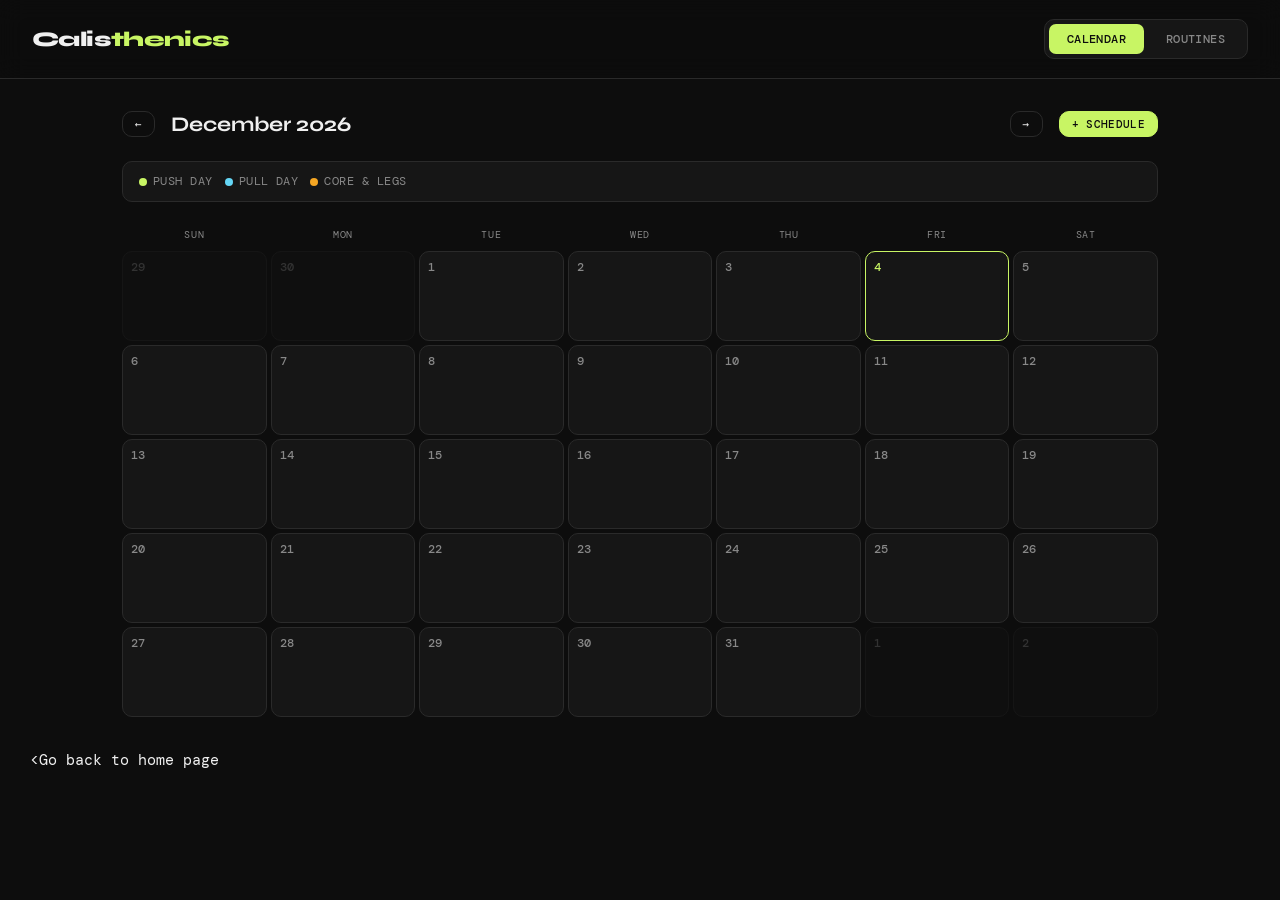
<file: calisthenics-tracker.html>
<!DOCTYPE html>
<html lang="en">
<head>
<meta charset="UTF-8">
<meta name="viewport" content="width=device-width, initial-scale=1.0">
<title>CalTrack — Calisthenics Workout Tracker</title>
<link href="https://fonts.googleapis.com/css2?family=DM+Mono:wght@300;400;500&family=Syne:wght@400;500;600;700;800&display=swap" rel="stylesheet">
<style>
  .back-home{
    font-size: 15px;
    margin-left: 30px;
    color:  #f0f0f0;;
    text-decoration: none;
  }

  .back-home:hover{
    color:#c8f564;
  }
  
  :root {
    --bg: #0d0d0d;
    --surface: #161616;
    --surface2: #1e1e1e;
    --border: #2a2a2a;
    --accent: #c8f564;
    --accent2: #f5a623;
    --accent3: #64d6f5;
    --text: #f0f0f0;
    --muted: #888;
    --danger: #f56464;
    --r: 10px;
  }
  *, *::before, *::after { box-sizing: border-box; margin: 0; padding: 0; }
  body {
    background: var(--bg);
    color: var(--text);
    font-family: 'DM Mono', monospace;
    min-height: 100vh;
    overflow-x: hidden;
  }

  /* HEADER */
  header {
    display: flex;
    align-items: center;
    justify-content: space-between;
    padding: 1.2rem 2rem;
    border-bottom: 1px solid var(--border);
    position: sticky; top: 0;
    background: rgba(13,13,13,0.92);
    backdrop-filter: blur(12px);
    z-index: 50;
  }
  .logo {
    font-family: 'Syne', sans-serif;
    font-weight: 800;
    font-size: 1.3rem;
    letter-spacing: -0.03em;
  }
  .logo span { color: var(--accent); }
  .nav-tabs {
    display: flex;
    gap: 4px;
    background: var(--surface);
    border-radius: var(--r);
    padding: 4px;
    border: 1px solid var(--border);
  }
  .nav-tab {
    padding: 7px 18px;
    border-radius: 7px;
    cursor: pointer;
    font-family: 'DM Mono', monospace;
    font-size: 0.78rem;
    font-weight: 500;
    border: none;
    background: transparent;
    color: var(--muted);
    transition: all 0.18s;
    letter-spacing: 0.03em;
    text-transform: uppercase;
  }
  .nav-tab.active {
    background: var(--accent);
    color: #0d0d0d;
  }
  .nav-tab:not(.active):hover { color: var(--text); background: var(--surface2); }

  /* MAIN */
  main { padding: 2rem; max-width: 1100px; margin: 0 auto; }
  .panel { display: none; }
  .panel.active { display: block; }

  /* SECTION HEADER */
  .sec-header {
    display: flex;
    align-items: center;
    justify-content: space-between;
    margin-bottom: 1.5rem;
  }
  .sec-title {
    font-family: 'Syne', sans-serif;
    font-size: 1.5rem;
    font-weight: 700;
  }

  /* BUTTONS */
  .btn {
    display: inline-flex;
    align-items: center;
    gap: 6px;
    padding: 9px 18px;
    border-radius: var(--r);
    border: 1px solid var(--border);
    cursor: pointer;
    font-family: 'DM Mono', monospace;
    font-size: 0.78rem;
    font-weight: 500;
    letter-spacing: 0.03em;
    text-transform: uppercase;
    background: transparent;
    color: var(--text);
    transition: all 0.15s;
  }
  .btn:hover { background: var(--surface2); border-color: #444; }
  .btn-accent { background: var(--accent); color: #0d0d0d; border-color: var(--accent); }
  .btn-accent:hover { background: #b8e854; border-color: #b8e854; }
  .btn-sm { padding: 5px 12px; font-size: 0.7rem; }
  .btn-danger { color: var(--danger); border-color: transparent; }
  .btn-danger:hover { background: rgba(245,100,100,0.1); border-color: rgba(245,100,100,0.3); }

  /* ROUTINE CARDS */
  .routines-grid {
    display: grid;
    grid-template-columns: repeat(auto-fill, minmax(300px, 1fr));
    gap: 16px;
  }
  .routine-card {
    background: var(--surface);
    border: 1px solid var(--border);
    border-radius: 14px;
    padding: 1.25rem;
    position: relative;
    transition: border-color 0.2s, transform 0.15s;
  }
  .routine-card:hover { border-color: #3a3a3a; transform: translateY(-2px); }
  .routine-card-header {
    display: flex;
    align-items: flex-start;
    justify-content: space-between;
    margin-bottom: 1rem;
  }
  .routine-dot {
    width: 10px; height: 10px;
    border-radius: 50%;
    flex-shrink: 0;
    margin-top: 5px;
    margin-right: 10px;
  }
  .routine-name {
    font-family: 'Syne', sans-serif;
    font-size: 1.05rem;
    font-weight: 700;
    flex: 1;
  }
  .routine-actions { display: flex; gap: 4px; }
  .exercise-list { display: flex; flex-direction: column; gap: 6px; }
  .exercise-item {
    display: flex;
    justify-content: space-between;
    align-items: center;
    padding: 7px 10px;
    background: var(--surface2);
    border-radius: 7px;
    font-size: 0.75rem;
  }
  .exercise-item .ex-name { color: var(--text); }
  .exercise-item .ex-meta {
    color: var(--muted);
    font-size: 0.7rem;
  }
  .routine-freq {
    margin-top: 12px;
    font-size: 0.68rem;
    color: var(--muted);
    text-transform: uppercase;
    letter-spacing: 0.05em;
  }
  .empty-state {
    text-align: center;
    padding: 4rem 2rem;
    color: var(--muted);
    font-size: 0.85rem;
    line-height: 1.8;
  }
  .empty-state .big { font-size: 2.5rem; margin-bottom: 0.5rem; }

  /* CALENDAR */
  .cal-nav {
    display: flex;
    align-items: center;
    gap: 1rem;
    margin-bottom: 1.5rem;
  }
  .cal-month {
    font-family: 'Syne', sans-serif;
    font-size: 1.3rem;
    font-weight: 700;
    flex: 1;
  }
  .cal-legend {
    display: flex;
    flex-wrap: wrap;
    gap: 12px;
    margin-bottom: 1.25rem;
    padding: 12px 16px;
    background: var(--surface);
    border-radius: var(--r);
    border: 1px solid var(--border);
  }
  .legend-item {
    display: flex;
    align-items: center;
    gap: 6px;
    font-size: 0.72rem;
    color: var(--muted);
    text-transform: uppercase;
    letter-spacing: 0.04em;
  }
  .legend-dot {
    width: 8px; height: 8px;
    border-radius: 50%;
  }
  .cal-weekdays {
    display: grid;
    grid-template-columns: repeat(7, 1fr);
    gap: 4px;
    margin-bottom: 4px;
  }
  .cal-weekday {
    text-align: center;
    font-size: 0.65rem;
    color: var(--muted);
    text-transform: uppercase;
    letter-spacing: 0.06em;
    padding: 6px 0;
  }
  .cal-grid {
    display: grid;
    grid-template-columns: repeat(7, 1fr);
    gap: 4px;
  }
  .cal-cell {
    min-height: 90px;
    background: var(--surface);
    border: 1px solid var(--border);
    border-radius: var(--r);
    padding: 8px;
    cursor: pointer;
    transition: border-color 0.15s, background 0.15s;
    position: relative;
  }
  .cal-cell:hover { border-color: #3a3a3a; background: var(--surface2); }
  .cal-cell.other-month { opacity: 0.3; }
  .cal-cell.today { border-color: var(--accent); }
  .cal-cell.today .cal-day-num { color: var(--accent); }
  .cal-day-num {
    font-size: 0.72rem;
    font-weight: 500;
    color: var(--muted);
    margin-bottom: 5px;
  }
  .cal-pills { display: flex; flex-direction: column; gap: 3px; }
  .cal-pill {
    font-size: 0.6rem;
    padding: 2px 6px;
    border-radius: 4px;
    white-space: nowrap;
    overflow: hidden;
    text-overflow: ellipsis;
    font-weight: 500;
    letter-spacing: 0.02em;
  }
  .cal-more {
    font-size: 0.6rem;
    color: var(--muted);
    margin-top: 2px;
  }

  /* MODAL */
  .modal-backdrop {
    position: fixed;
    inset: 0;
    background: rgba(0,0,0,0.7);
    backdrop-filter: blur(6px);
    display: flex;
    align-items: center;
    justify-content: center;
    z-index: 200;
    padding: 1rem;
    opacity: 0;
    pointer-events: none;
    transition: opacity 0.2s;
  }
  .modal-backdrop.open { opacity: 1; pointer-events: all; }
  .modal {
    background: var(--surface);
    border: 1px solid #333;
    border-radius: 16px;
    padding: 2rem;
    width: min(540px, 100%);
    max-height: 88vh;
    overflow-y: auto;
    transform: translateY(16px);
    transition: transform 0.2s;
  }
  .modal-backdrop.open .modal { transform: translateY(0); }
  .modal h2 {
    font-family: 'Syne', sans-serif;
    font-size: 1.2rem;
    font-weight: 700;
    margin-bottom: 1.5rem;
  }
  .field { margin-bottom: 1rem; }
  .field label {
    display: block;
    font-size: 0.68rem;
    text-transform: uppercase;
    letter-spacing: 0.06em;
    color: var(--muted);
    margin-bottom: 6px;
  }
  .field input, .field select {
    width: 100%;
    background: var(--bg);
    border: 1px solid var(--border);
    border-radius: 8px;
    color: var(--text);
    font-family: 'DM Mono', monospace;
    font-size: 0.85rem;
    padding: 10px 12px;
    outline: none;
    transition: border-color 0.15s;
  }
  .field input:focus, .field select:focus { border-color: var(--accent); }
  .field select option { background: var(--bg); }
  .color-swatches {
    display: flex;
    gap: 8px;
    flex-wrap: wrap;
  }
  .swatch {
    width: 26px; height: 26px;
    border-radius: 50%;
    cursor: pointer;
    border: 2px solid transparent;
    transition: border-color 0.15s, transform 0.15s;
  }
  .swatch:hover { transform: scale(1.15); }
  .swatch.selected { border-color: #fff; }
  .exercises-editor { display: flex; flex-direction: column; gap: 8px; margin-bottom: 1rem; }
  .ex-edit-row {
    display: grid;
    grid-template-columns: 1fr 58px 70px 80px 34px;
    gap: 6px;
    align-items: end;
  }
  .ex-edit-row input, .ex-edit-row select {
    width: 100%;
    background: var(--bg);
    border: 1px solid var(--border);
    border-radius: 7px;
    color: var(--text);
    font-family: 'DM Mono', monospace;
    font-size: 0.75rem;
    padding: 8px 8px;
    outline: none;
  }
  .ex-edit-row input:focus, .ex-edit-row select:focus { border-color: var(--accent); }
  .ex-edit-label {
    font-size: 0.6rem;
    text-transform: uppercase;
    letter-spacing: 0.05em;
    color: var(--muted);
    margin-bottom: 3px;
  }
  .modal-footer {
    display: flex;
    justify-content: flex-end;
    gap: 8px;
    margin-top: 1.5rem;
    padding-top: 1.25rem;
    border-top: 1px solid var(--border);
  }
  .divider { height: 1px; background: var(--border); margin: 1rem 0; }
  .day-detail-routine {
    padding: 12px 14px;
    border-radius: 10px;
    margin-bottom: 10px;
    display: flex;
    align-items: center;
    justify-content: space-between;
  }
  .day-detail-info { flex: 1; }
  .day-detail-name { font-family: 'Syne', sans-serif; font-weight: 700; font-size: 0.95rem; margin-bottom: 6px; }
  .day-detail-exercises { display: flex; flex-direction: column; gap: 3px; }
  .day-detail-ex { font-size: 0.7rem; opacity: 0.75; }
  .scroll-hint { color: var(--muted); font-size: 0.7rem; margin-top: 0.5rem; text-align: center; }

  @media (max-width: 640px) {
    main { padding: 1rem; }
    header { padding: 1rem; }
    .cal-cell { min-height: 60px; padding: 5px; }
    .ex-edit-row { grid-template-columns: 1fr 50px 60px 70px 30px; }
    .routines-grid { grid-template-columns: 1fr; }
  }
</style>
</head>
<body>

<header>
  <div class="logo">Calis<span>thenics</span></div>
  <div class="nav-tabs">
    <button class="nav-tab active" onclick="showTab('calendar')">Calendar</button>
    <button class="nav-tab" onclick="showTab('routines')">Routines</button>
  </div>
</header>

<main>
  <!-- CALENDAR PANEL -->
  <div class="panel active" id="panel-calendar">
    <div class="cal-nav">
      <button class="btn btn-sm" onclick="changeMonth(-1)">&#8592;</button>
      <div class="cal-month" id="cal-month-label"></div>
      <button class="btn btn-sm" onclick="changeMonth(1)">&#8594;</button>
      <button class="btn btn-accent btn-sm" onclick="openScheduleModal()">+ Schedule</button>
    </div>
    <div class="cal-legend" id="cal-legend"></div>
    <div class="cal-weekdays">
      <div class="cal-weekday">Sun</div><div class="cal-weekday">Mon</div>
      <div class="cal-weekday">Tue</div><div class="cal-weekday">Wed</div>
      <div class="cal-weekday">Thu</div><div class="cal-weekday">Fri</div>
      <div class="cal-weekday">Sat</div>
    </div>
    <div class="cal-grid" id="cal-grid"></div>
  </div>

  <!-- ROUTINES PANEL -->
  <div class="panel" id="panel-routines">
    <div class="sec-header">
      <div class="sec-title">Routines</div>
      <button class="btn btn-accent" onclick="openRoutineModal()">+ New routine</button>
    </div>
    <div class="routines-grid" id="routines-grid"></div>
  </div>
</main>

<!-- MODAL -->
<div class="modal-backdrop" id="modal-backdrop" onclick="handleBackdropClick(event)">
  <div class="modal" id="modal">
    <h2 id="modal-title">Modal</h2>
    <div id="modal-body"></div>
    <div class="modal-footer" id="modal-footer"></div>
  </div>
</div>

<a class="back-home" href="index.html">&lt;Go back to home page</a>

<script>
const PALETTE = [
  { hex: '#c8f564', dark: '#0d0d0d' },
  { hex: '#64d6f5', dark: '#0d0d0d' },
  { hex: '#f5a623', dark: '#0d0d0d' },
  { hex: '#f56497', dark: '#0d0d0d' },
  { hex: '#a78bfa', dark: '#0d0d0d' },
  { hex: '#fb923c', dark: '#0d0d0d' },
  { hex: '#34d399', dark: '#0d0d0d' },
  { hex: '#f87171', dark: '#0d0d0d' },
];

let state = {
  routines: [
    { id: 'r1', name: 'Push Day', color: 0, exercises: [
      { name: 'Push-ups', sets: 4, reps: 20, unit: 'reps' },
      { name: 'Dips', sets: 3, reps: 12, unit: 'reps' },
      { name: 'Pike Push-ups', sets: 3, reps: 10, unit: 'reps' },
    ]},
    { id: 'r2', name: 'Pull Day', color: 1, exercises: [
      { name: 'Pull-ups', sets: 4, reps: 8, unit: 'reps' },
      { name: 'Inverted Rows', sets: 3, reps: 12, unit: 'reps' },
    ]},
    { id: 'r3', name: 'Core & Legs', color: 2, exercises: [
      { name: 'Squats', sets: 4, reps: 25, unit: 'reps' },
      { name: 'L-sit hold', sets: 3, reps: 30, unit: 'secs' },
      { name: 'Plank', sets: 3, reps: 60, unit: 'secs' },
    ]},
  ],
  schedule: {},
  viewYear: new Date().getFullYear(),
  viewMonth: new Date().getMonth(),
};

function uid() { return 'r' + Math.random().toString(36).slice(2, 8); }
function dateKey(y, m, d) { return `${y}-${String(m+1).padStart(2,'0')}-${String(d).padStart(2,'0')}`; }
function parseKey(k) { const p=k.split('-'); return { y:+p[0], m:+p[1]-1, d:+p[2] }; }

function save() { try { localStorage.setItem('caltrack_v2', JSON.stringify(state)); } catch(e) {} }
function load() {
  try {
    const s = localStorage.getItem('caltrack_v2');
    if (s) { const p = JSON.parse(s); state.routines = p.routines||state.routines; state.schedule = p.schedule||{}; }
  } catch(e) {}
}
load();

function showTab(t) {
  document.querySelectorAll('.nav-tab').forEach(b => b.classList.toggle('active', b.textContent.toLowerCase().includes(t.slice(0,3))));
  document.querySelectorAll('.panel').forEach(p => p.classList.remove('active'));
  document.getElementById('panel-' + t).classList.add('active');
  if (t === 'calendar') renderCalendar();
  if (t === 'routines') renderRoutines();
}

/* ---- ROUTINES ---- */
function renderRoutines() {
  const el = document.getElementById('routines-grid');
  if (!state.routines.length) {
    el.innerHTML = `<div class="empty-state" style="grid-column:1/-1"><div class="big">🏋️</div>No routines yet.<br>Create your first workout routine!</div>`;
    return;
  }
  el.innerHTML = state.routines.map(r => {
    const c = PALETTE[r.color % PALETTE.length];
    const freq = Object.values(state.schedule).filter(a => a.includes(r.id)).length;
    return `<div class="routine-card">
      <div class="routine-card-header">
        <div class="routine-dot" style="background:${c.hex}"></div>
        <div class="routine-name">${esc(r.name)}</div>
        <div class="routine-actions">
          <button class="btn btn-sm" onclick="openRoutineModal('${r.id}')">Edit</button>
          <button class="btn btn-sm btn-danger" onclick="deleteRoutine('${r.id}')">✕</button>
        </div>
      </div>
      <div class="exercise-list">
        ${r.exercises.map(e => `<div class="exercise-item">
          <span class="ex-name">${esc(e.name)}</span>
          <span class="ex-meta">${e.sets}×${e.reps} ${e.unit}</span>
        </div>`).join('')}
      </div>
      <div class="routine-freq">${freq} session${freq!==1?'s':''} scheduled</div>
    </div>`;
  }).join('');
}

function deleteRoutine(id) {
  if (!confirm('Delete this routine?')) return;
  state.routines = state.routines.filter(r => r.id !== id);
  Object.keys(state.schedule).forEach(k => { state.schedule[k] = state.schedule[k].filter(x => x !== id); });
  save(); renderRoutines();
}

function openRoutineModal(editId) {
  const ex = editId ? state.routines.find(r => r.id === editId) : null;
  let exercises = ex ? JSON.parse(JSON.stringify(ex.exercises)) : [{ name: '', sets: 3, reps: 10, unit: 'reps' }];
  let colorIdx = ex ? ex.color : state.routines.length % PALETTE.length;

  function buildBody() {
    const swatches = PALETTE.map((c, i) =>
      `<div class="swatch${i===colorIdx?' selected':''}" style="background:${c.hex}" onclick="pickColor(${i})"></div>`
    ).join('');
    const exRows = exercises.map((e, i) => `
      <div class="ex-edit-row" id="exrow-${i}">
        <div>
          <div class="ex-edit-label">Exercise</div>
          <input placeholder="e.g. Push-ups" value="${esc(e.name)}" oninput="exUp(${i},'name',this.value)">
        </div>
        <div>
          <div class="ex-edit-label">Sets</div>
          <input type="number" min="1" max="99" value="${e.sets}" oninput="exUp(${i},'sets',+this.value)">
        </div>
        <div>
          <div class="ex-edit-label">Count</div>
          <input type="number" min="1" max="9999" value="${e.reps}" oninput="exUp(${i},'reps',+this.value)">
        </div>
        <div>
          <div class="ex-edit-label">Unit</div>
          <select onchange="exUp(${i},'unit',this.value)">
            <option${e.unit==='reps'?' selected':''}>reps</option>
            <option${e.unit==='secs'?' selected':''}>secs</option>
          </select>
        </div>
        <div style="display:flex;align-items:flex-end;padding-bottom:1px">
          <button class="btn btn-sm btn-danger" onclick="exRemove(${i})" style="padding:8px 9px">✕</button>
        </div>
      </div>`).join('');

    document.getElementById('modal-body').innerHTML = `
      <div class="field"><label>Routine name</label><input id="rname" placeholder="e.g. Push Day" value="${esc(ex?ex.name:'')}"></div>
      <div class="field"><label>Color</label><div class="color-swatches">${swatches}</div></div>
      <div class="divider"></div>
      <div style="display:flex;align-items:center;justify-content:space-between;margin-bottom:10px">
        <div style="font-size:0.72rem;text-transform:uppercase;letter-spacing:0.06em;color:var(--muted)">Exercises</div>
        <button class="btn btn-sm" onclick="exAdd()">+ Add</button>
      </div>
      <div class="exercises-editor">${exRows}</div>
    `;
  }

  window.exUp = (i, k, v) => { exercises[i][k] = v; };
  window.exRemove = (i) => { exercises.splice(i, 1); buildBody(); };
  window.exAdd = () => { exercises.push({ name: '', sets: 3, reps: 10, unit: 'reps' }); buildBody(); };
  window.pickColor = (i) => { colorIdx = i; buildBody(); };

  openModal(ex ? 'Edit routine' : 'New routine', buildBody, () => {
    const name = document.getElementById('rname').value.trim();
    if (!name) { alert('Enter a routine name.'); return false; }
    const cleaned = exercises.filter(e => e.name.trim());
    if (!cleaned.length) { alert('Add at least one exercise.'); return false; }
    if (ex) {
      Object.assign(ex, { name, color: colorIdx, exercises: cleaned });
    } else {
      state.routines.push({ id: uid(), name, color: colorIdx, exercises: cleaned });
    }
    save(); renderRoutines(); renderCalendar();
    return true;
  });
}

/* ---- CALENDAR ---- */
function renderCalendar() {
  const y = state.viewYear, m = state.viewMonth;
  const months = ['January','February','March','April','May','June','July','August','September','October','November','December'];
  document.getElementById('cal-month-label').textContent = `${months[m]} ${y}`;

  const today = new Date();
  const first = new Date(y, m, 1);
  const last = new Date(y, m+1, 0);
  const startDow = first.getDay();
  const cells = Math.ceil((startDow + last.getDate()) / 7) * 7;

  let html = '';
  for (let i = 0; i < cells; i++) {
    const date = new Date(y, m, 1 - startDow + i);
    const dy = date.getFullYear(), dm = date.getMonth(), dd = date.getDate();
    const key = dateKey(dy, dm, dd);
    const isOther = dm !== m;
    const isToday = dy===today.getFullYear() && dm===today.getMonth() && dd===today.getDate();
    const sched = state.schedule[key] || [];
    const pills = sched.slice(0, 3).map(rid => {
      const r = state.routines.find(x => x.id === rid);
      if (!r) return '';
      const c = PALETTE[r.color % PALETTE.length];
      return `<div class="cal-pill" style="background:${c.hex};color:${c.dark}">${esc(r.name)}</div>`;
    }).join('');
    const more = sched.length > 3 ? `<div class="cal-more">+${sched.length-3} more</div>` : '';
    html += `<div class="cal-cell${isOther?' other-month':''}${isToday?' today':''}" onclick="openDayModal('${key}')">
      <div class="cal-day-num">${dd}</div>
      <div class="cal-pills">${pills}${more}</div>
    </div>`;
  }
  document.getElementById('cal-grid').innerHTML = html;

  const legend = document.getElementById('cal-legend');
  if (!state.routines.length) { legend.innerHTML = '<span style="font-size:0.72rem;color:var(--muted)">No routines yet — create one first.</span>'; return; }
  legend.innerHTML = state.routines.map(r => {
    const c = PALETTE[r.color % PALETTE.length];
    return `<div class="legend-item"><div class="legend-dot" style="background:${c.hex}"></div>${esc(r.name)}</div>`;
  }).join('');
}

function changeMonth(dir) {
  state.viewMonth += dir;
  if (state.viewMonth > 11) { state.viewMonth = 0; state.viewYear++; }
  if (state.viewMonth < 0) { state.viewMonth = 11; state.viewYear--; }
  renderCalendar();
}

function openScheduleModal(preKey) {
  const today = new Date();
  const defKey = preKey || dateKey(today.getFullYear(), today.getMonth(), today.getDate());
  openModal('Schedule routine', () => {
    const opts = state.routines.map(r => `<option value="${r.id}">${esc(r.name)}</option>`).join('');
    document.getElementById('modal-body').innerHTML = `
      <div class="field"><label>Date</label><input type="date" id="s-date" value="${defKey}"></div>
      <div class="field"><label>Routine</label><select id="s-routine">${opts || '<option disabled>No routines yet</option>'}</select></div>
    `;
  }, () => {
    const key = document.getElementById('s-date').value;
    const rid = document.getElementById('s-routine').value;
    if (!key || !rid) { alert('Pick a date and routine.'); return false; }
    if (!state.schedule[key]) state.schedule[key] = [];
    if (!state.schedule[key].includes(rid)) state.schedule[key].push(rid);
    save(); renderCalendar();
    return true;
  });
}

function openDayModal(key) {
  const { y, m, d } = parseKey(key);
  const label = new Date(y, m, d).toLocaleDateString('default', { weekday: 'long', month: 'long', day: 'numeric', year: 'numeric' });
  const sched = state.schedule[key] || [];

  openModal(label, () => {
    const items = sched.map(rid => {
      const r = state.routines.find(x => x.id === rid);
      if (!r) return '';
      const c = PALETTE[r.color % PALETTE.length];
      const exList = r.exercises.map(e => `<div class="day-detail-ex">${esc(e.name)} — ${e.sets}×${e.reps} ${e.unit}</div>`).join('');
      return `<div class="day-detail-routine" style="background:${c.hex}18;border:1px solid ${c.hex}44">
        <div class="day-detail-info">
          <div class="day-detail-name" style="color:${c.hex}">${esc(r.name)}</div>
          <div class="day-detail-exercises">${exList}</div>
        </div>
        <button class="btn btn-sm btn-danger" onclick="removeFromDay('${key}','${rid}')">Remove</button>
      </div>`;
    }).join('');

    document.getElementById('modal-body').innerHTML = items ||
      '<div class="empty-state" style="padding:1.5rem 0">Nothing scheduled — add a routine!</div>';
    document.getElementById('modal-body').innerHTML +=
      `<button class="btn" style="width:100%;margin-top:12px;justify-content:center" onclick="closeModal();openScheduleModal('${key}')">+ Add routine to this day</button>`;
  }, null);
}

window.removeFromDay = (key, rid) => {
  state.schedule[key] = (state.schedule[key] || []).filter(x => x !== rid);
  save(); closeModal(); renderCalendar();
};

/* ---- MODAL ENGINE ---- */
let _saveCallback = null;

function openModal(title, bodyFn, saveFn) {
  _saveCallback = saveFn;
  document.getElementById('modal-title').textContent = title;
  document.getElementById('modal-body').innerHTML = '';
  const footer = document.getElementById('modal-footer');
  if (saveFn) {
    footer.innerHTML = `<button class="btn" onclick="closeModal()">Cancel</button><button class="btn btn-accent" onclick="doSave()">Save</button>`;
  } else {
    footer.innerHTML = `<button class="btn" onclick="closeModal()">Close</button>`;
  }
  document.getElementById('modal-backdrop').classList.add('open');
  if (bodyFn) bodyFn();
}

function doSave() {
  if (_saveCallback && _saveCallback() !== false) closeModal();
}

function closeModal() {
  document.getElementById('modal-backdrop').classList.remove('open');
  _saveCallback = null;
}

function handleBackdropClick(e) {
  if (e.target === document.getElementById('modal-backdrop')) closeModal();
}

function esc(s) {
  return String(s).replace(/&/g,'&amp;').replace(/</g,'&lt;').replace(/>/g,'&gt;').replace(/"/g,'&quot;');
}

/* INIT */
renderCalendar();
</script>
</body>
</html>
</file>
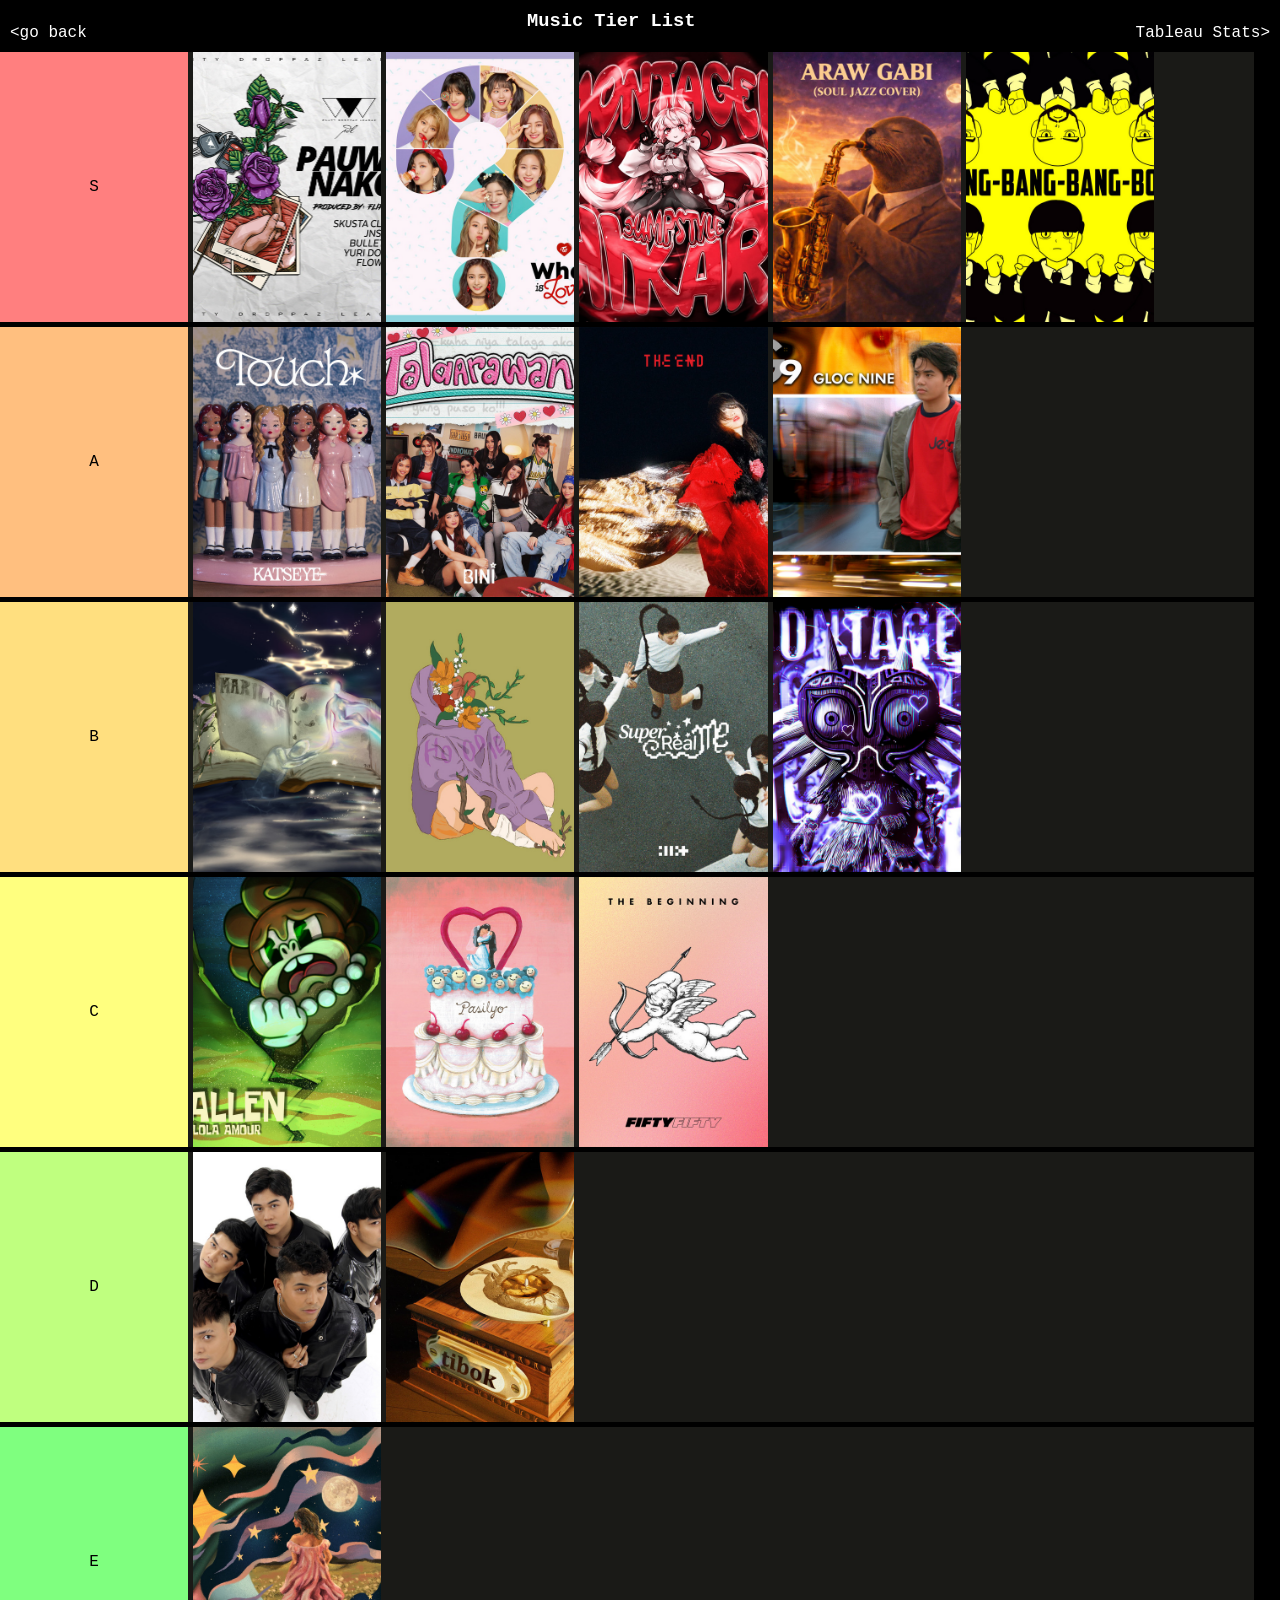
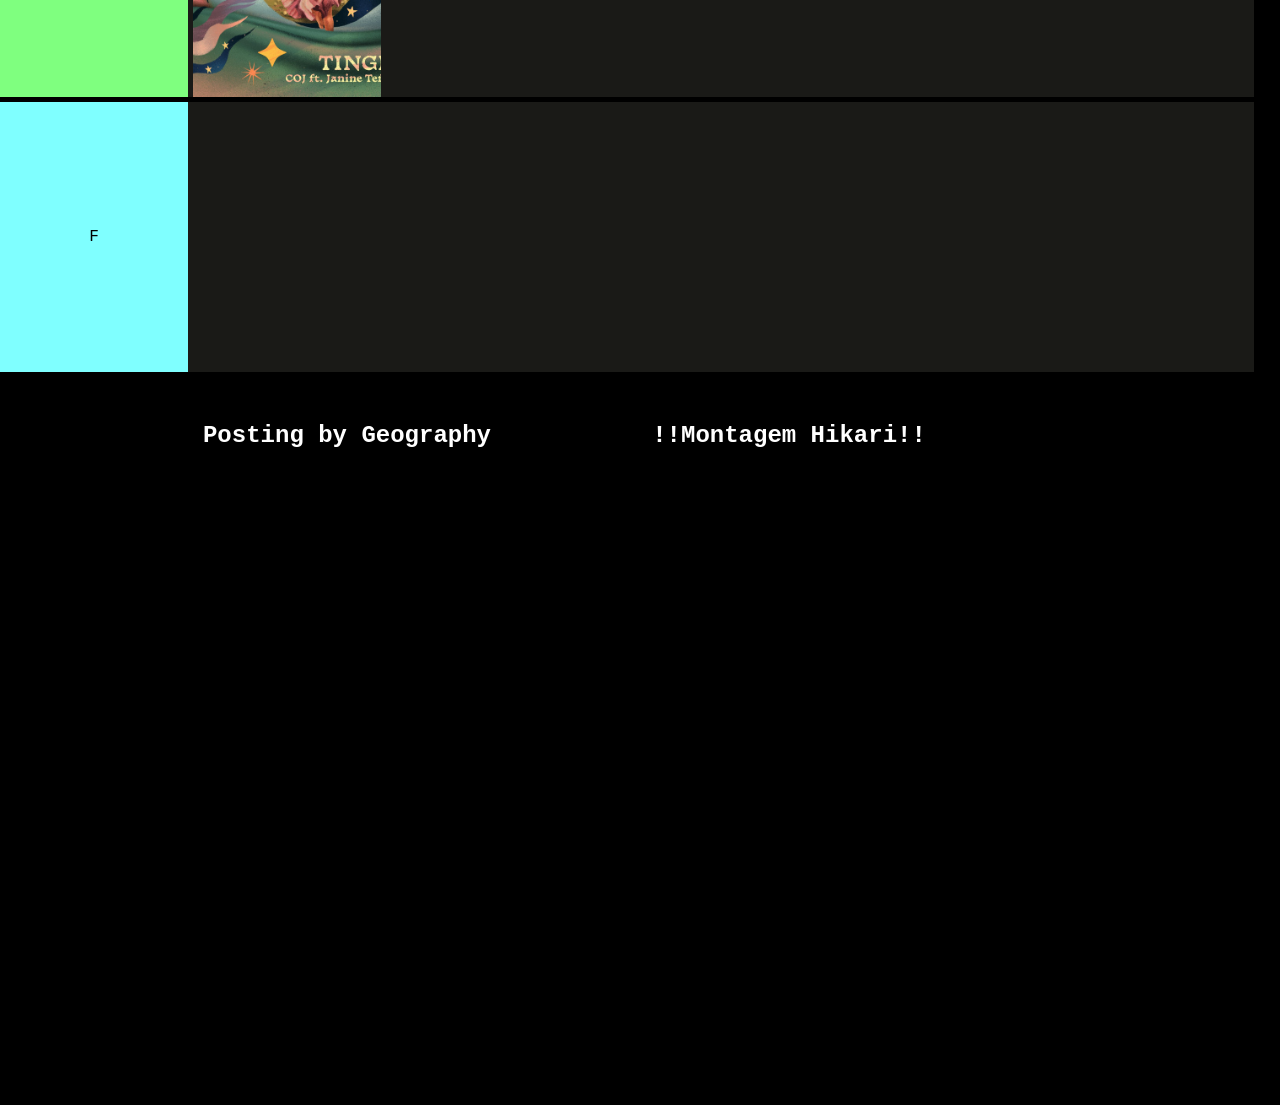
<file: favmusic.html>
<!DOCTYPE html>
<html lang="en">
<head>
    <meta charset="UTF-8">
    <meta name="viewport" content="width=device-width, initial-scale=1.0">
    <title>Favorite Music</title>
    <link rel="stylesheet" href="./css/music.css">
</head>
<body>
    <section class="tier-list-section">
        <nav>
            <a href="./index.html">&lt;go back</a>
            <h1 sytle="color: white">Music Tier List</h1>
            <a href="#stats">Tableau Stats&gt;</a>
        </nav>
        <div class="tier-list">
            <div class="tier-rows">
                <div class="tier-items tier-label">S</div>
                <div class="tier-items tier-items-photo" style="background-image: url(./MusicCovers/pauwi_na_ako.jpg);" id="pauwi" data-link="https://www.youtube.com/embed/-zHg-qJBP8s"></div>
                <div class="tier-items tier-items-photo" style="background-image: url(./MusicCovers/What_is_love.jpg);" id="love" data-link="https://www.youtube.com/embed/i0p1bmr0EmE"></div>
                <div class="tier-items tier-items-photo" style="background-image: url(./MusicCovers/Montagem_Hikari.jpg);" id="hikari" data-link="https://www.youtube.com/embed/N_8a3f8R7-E"></div>
                <div class="tier-items tier-items-photo" style="background-image: url(./MusicCovers/Araw_Gai.jpg);" id="araw" data-link="https://www.youtube.com/embed/P67Tf0D6f6U"></div>
                <div class="tier-items tier-items-photo" style="background-image: url(./MusicCovers/bing_bang_bang_born.jpg);" id="bing" data-link="https://www.youtube.com/embed/mLW35YMzELE"></div>
            </div>
            <div class="tier-rows">
                <div class="tier-items tier-label" style="background-color: #FFBF7F">A</div>
                <div class="tier-items tier-items-photo" style="background-image: url(./MusicCovers/Touch.jpg);" id="touch" data-link="https://www.youtube.com/embed/4-pL9S-T-pY"></div>
                <div class="tier-items tier-items-photo" style="background-image: url(./MusicCovers/Salamin.jpg);" id="salamin" data-link="https://www.youtube.com/embed/J1Ip2sC_lss"></div>
                <div class="tier-items tier-items-photo" style="background-image: url(./MusicCovers/in_the_end.jpg);" id="end" data-link="https://www.youtube.com/embed/eVTXPUF4Oz4"></div>
                <div class="tier-items tier-items-photo" style="background-image: url(./MusicCovers/Simpleng_Tao.jpg);" id="simpleng" data-link="https://www.youtube.com/embed/7TC19p1ut-w"></div>
            </div>
            <div class="tier-rows">
                <div class="tier-items tier-label" style="background-color: #FFDF7F">B</div>
                <div class="tier-items tier-items-photo" style="background-image: url(./MusicCovers/marilag.jpg);" id="marilag" data-link="https://www.youtube.com/embed/E-u2fHlD85k"></div>
                <div class="tier-items tier-items-photo" style="background-image: url(./MusicCovers/Hoodie.jpg);" id="hoodie" data-link="https://www.youtube.com/embed/N6_fWf36WCc"></div>
                <div class="tier-items tier-items-photo" style="background-image: url(./MusicCovers/Magnetic.jpg);" id="magnetic" data-link="https://www.youtube.com/embed/Vk5-c_v4gMU"></div>
                <div class="tier-items tier-items-photo" style="background-image: url(./MusicCovers/Montagem_Xonada.jpg);" id="xonada" data-link="https://www.youtube.com/embed/pUklUX8ITeo"></div>
            </div>
            <div class="tier-rows">
                <div class="tier-items tier-label" style="background-color: #FFFF7F">C</div>
                <div class="tier-items tier-items-photo" style="background-image: url(./MusicCovers/Fallen.jpg);" id="fallen" data-link="https://www.youtube.com/embed/p36968-3jYI"></div>
                <div class="tier-items tier-items-photo" style="background-image: url(./MusicCovers/Pasilyo.jpg);" id="pasilyo" data-link="https://www.youtube.com/embed/XToA-1dZYWA"></div>
                <div class="tier-items tier-items-photo" style="background-image: url(./MusicCovers/Cupid.jpg);" id="cupid" data-link="https://www.youtube.com/embed/Qc7_zRjH808"></div>
            </div>
            <div class="tier-rows">
                <div class="tier-items tier-label" style="background-color: #BFFF7F">D</div>
                <div class="tier-items tier-items-photo" style="background-image: url(./MusicCovers/Imahe.jpg);" id="imahe" data-link="https://www.youtube.com/embed/-B_mRIowYxk"></div>
                <div class="tier-items tier-items-photo" style="background-image: url(./MusicCovers/Tibok.jpg);" id="tibok" data-link="https://www.youtube.com/embed/oiAtAzFLDfE"></div>
            </div>
            <div class="tier-rows">
                <div class="tier-items tier-label" style="background-color: #7FFF7F">E</div>
                <div class="tier-items tier-items-photo" style="background-image: url(./MusicCovers/Tingin.jpg);" id="tingin" data-link="https://www.youtube.com/embed/6QlSbMKjWSQ"></div>
            </div>
            <div class="tier-rows">
                <div class="tier-items tier-label" style="background-color: #7FFFFF">F</div>
            </div>
        </div>

        <!-- <div class="tier-list">
            <div class="tier-rows">
                <div class="tier-items tier-label">S</div>
                <div class="tier-items tier-items-photo" style="background-image: url(./MusicCovers/pauwi_na_ako.jpg);" id="pauwi" data-link="https://www.youtube.com/watch?v=-zHg-qJBP8s"></div>
                <div class="tier-items tier-items-photo" style="background-image: url(./MusicCovers/What_is_love.jpg);" id="love" data-link="https://www.youtube.com/watch?v=i0p1bmr0EmE"></div>
                <div class="tier-items tier-items-photo" style="background-image: url(./MusicCovers/Montagem_Hikari.jpg);" id="hikari" data-link="https://www.youtube.com/watch?v=N_8a3f8R7-E"></div>
                <div class="tier-items tier-items-photo" style="background-image: url(./MusicCovers/Araw_Gai.jpg);" id="araw" data-link="https://www.youtube.com/watch?v=P67Tf0D6f6U"></div>
                <div class="tier-items tier-items-photo" style="background-image: url(./MusicCovers/bing_bang_bang_born.jpg);" id="bing" data-link="https://www.youtube.com/watch?v=mLW35YMzELE"></div>
            </div>
            <div class="tier-rows">
                <div class="tier-items tier-label" style="background-color: #FFBF7F">A</div>
                <div class="tier-items tier-items-photo" style="background-image: url(./MusicCovers/Touch.jpg);" id="touch" data-link="https://www.youtube.com/watch?v=4-pL9S-T-pY"></div>
                <div class="tier-items tier-items-photo" style="background-image: url(./MusicCovers/Salamin.jpg);" id="salamin" data-link="https://www.youtube.com/watch?v=J1Ip2sC_lss"></div>
                <div class="tier-items tier-items-photo" style="background-image: url(./MusicCovers/in_the_end.jpg);" id="end" data-link="https://www.youtube.com/watch?v=eVTXPUF4Oz4"></div>
                <div class="tier-items tier-items-photo" style="background-image: url(./MusicCovers/Simpleng_Tao.jpg);" id="simpleng" data-link="https://www.youtube.com/watch?v=7TC19p1ut-w"></div>
            </div>
            <div class="tier-rows">
                <div class="tier-items tier-label" style="background-color: #FFDF7F">B</div>
                <div class="tier-items tier-items-photo" style="background-image: url(./MusicCovers/marilag.jpg);" id="marilag" data-link="https://www.youtube.com/watch?v=E-u2fHlD85k"></div>
                <div class="tier-items tier-items-photo" style="background-image: url(./MusicCovers/Hoodie.jpg);" id="hoodie" data-link="https://www.youtube.com/watch?v=N6_fWf36WCc"></div>
                <div class="tier-items tier-items-photo" style="background-image: url(./MusicCovers/Magnetic.jpg);" id="magnetic" data-link="https://www.youtube.com/watch?v=Vk5-c_v4gMU"></div>
                <div class="tier-items tier-items-photo" style="background-image: url(./MusicCovers/Montagem_Xonada.jpg);" id="xonada" data-link="https://www.youtube.com/watch?v=pUklUX8ITeo"></div>
            </div>
            <div class="tier-rows">
                <div class="tier-items tier-label" style="background-color: #FFFF7F">C</div>
                <div class="tier-items tier-items-photo" style="background-image: url(./MusicCovers/Fallen.jpg);" id="fallen" data-link="https://www.youtube.com/watch?v=p36968-3jYI"></div>
                <div class="tier-items tier-items-photo" style="background-image: url(./MusicCovers/Pasilyo.jpg);" id="pasilyo" data-link="https://www.youtube.com/watch?v=XToA-1dZYWA"></div>
                <div class="tier-items tier-items-photo" style="background-image: url(./MusicCovers/Cupid.jpg);" id="cupid" data-link="https://www.youtube.com/watch?v=Qc7_zRjH808"></div>
            </div>
            <div class="tier-rows">
                <div class="tier-items tier-label" style="background-color: #BFFF7F">D</div>
                <div class="tier-items tier-items-photo" style="background-image: url(./MusicCovers/Imahe.jpg);" id="imahe" data-link="https://www.youtube.com/watch?v=-B_mRIowYxk"></div>
                <div class="tier-items tier-items-photo" style="background-image: url(./MusicCovers/Tibok.jpg);" id="tibok" data-link="https://www.youtube.com/watch?v=oiAtAzFLDfE"></div>
            </div>
            <div class="tier-rows">
                <div class="tier-items tier-label" style="background-color: #7FFF7F">E</div>
                <div class="tier-items tier-items-photo" style="background-image: url(./MusicCovers/Tingin.jpg);" id="tingin" data-link="https://www.youtube.com/watch?v=6QlSbMKjWSQ"></div>
            </div>
            <div class="tier-rows">
                <div class="tier-items tier-label" style="background-color: #7FFFFF">F</div>
            </div>
        </div> -->
        <!-- <div class="tier-list">
            <div class="tier-rows">
                <div class="tier-items tier-label">S</div>
                <div class="tier-items tier-items-photo" style="background-image: url(./MusicCovers/pauwi_na_ako.jpg);" id="pauwi" data-link=""></div>
                <div class="tier-items tier-items-photo" style="background-image: url(./MusicCovers/What_is_love.jpg);" id="love"></div>
                <div class="tier-items tier-items-photo" style="background-image: url(./MusicCovers/Montagem_Hikari.jpg);" id="hikari"></div>
                <div class="tier-items tier-items-photo" style="background-image: url(./MusicCovers/Araw_Gai.jpg);" id="araw"></div>
                <div class="tier-items tier-items-photo" style="background-image: url(./MusicCovers/bing_bang_bang_born.jpg);" id="bing"></div>
            </div>
            <div class="tier-rows">
                <div class="tier-items tier-label" style="background-color: #FFBF7F">A</div>
                <div class="tier-items tier-items-photo" style="background-image: url(./MusicCovers/Touch.jpg);" id="touch"></div>
                <div class="tier-items tier-items-photo" style="background-image: url(./MusicCovers/Salamin.jpg);" id="salamin"></div>
                <div class="tier-items tier-items-photo" style="background-image: url(./MusicCovers/in_the_end.jpg);" id="end"></div>
                <div class="tier-items tier-items-photo" style="background-image: url(./MusicCovers/Simpleng_Tao.jpg);" id="simpleng"></div>
            </div>
            <div class="tier-rows">
                <div class="tier-items tier-label" style="background-color: #FFDF7F">B</div>
                <div class="tier-items tier-items-photo" style="background-image: url(./MusicCovers/marilag.jpg);" id="marilag"></div>
                <div class="tier-items tier-items-photo" style="background-image: url(./MusicCovers/Hoodie.jpg);" id="hoodie"></div>
                <div class="tier-items tier-items-photo" style="background-image: url(./MusicCovers/Magnetic.jpg);" id="magnetic"></div>
                <div class="tier-items tier-items-photo" style="background-image: url(./MusicCovers/Montagem_Xonada.jpg);" id="xonada"></div>
            </div>
            <div class="tier-rows">
                <div class="tier-items tier-label" style="background-color: #FFFF7F">C</div>
                <div class="tier-items tier-items-photo" style="background-image: url(./MusicCovers/Fallen.jpg);" id="fallen"></div>
                <div class="tier-items tier-items-photo" style="background-image: url(./MusicCovers/Pasilyo.jpg);" id="pasilyo"></div>
                <div class="tier-items tier-items-photo" style="background-image: url(./MusicCovers/Cupid.jpg);" id="cupid"></div>
            </div>
            <div class="tier-rows">
                <div class="tier-items tier-label" style="background-color: #BFFF7F">D</div>
                <div class="tier-items tier-items-photo" style="background-image: url(./MusicCovers/Imahe.jpg);" id="imahe"></div>
                <div class="tier-items tier-items-photo" style="background-image: url(./MusicCovers/Tibok.jpg);" id="tibok"></div>
            </div>
            <div class="tier-rows">
                <div class="tier-items tier-label" style="background-color: #7FFF7F">E</div>
                <div class="tier-items tier-items-photo" style="background-image: url(./MusicCovers/Tingin.jpg);" id="tingin"></div>
            </div>
            <div class="tier-rows">
                <div class="tier-items tier-label" style="background-color: #7FFFFF">F</div>
            </div>
        </div> -->
    </section>
    <section class="stats-section" id="stats">
        <div class="table">
            <h2>Posting by Geography</h2>
            <div class='tableauPlaceholder' id='viz1775832113262' ><noscript><a href='#'><img alt='Prompt 7 ' src='https:&#47;&#47;public.tableau.com&#47;static&#47;images&#47;Pr&#47;ProjectTab_17758320883880&#47;Prompt7&#47;1_rss.png' style='border: none' /></a></noscript><object class='tableauViz'  style='display:none;'><param name='host_url' value='https%3A%2F%2Fpublic.tableau.com%2F' /> <param name='embed_code_version' value='3' /> <param name='site_root' value='' /><param name='name' value='ProjectTab_17758320883880&#47;Prompt7' /><param name='tabs' value='no' /><param name='toolbar' value='yes' /><param name='static_image' value='https:&#47;&#47;public.tableau.com&#47;static&#47;images&#47;Pr&#47;ProjectTab_17758320883880&#47;Prompt7&#47;1.png' /> <param name='animate_transition' value='yes' /><param name='display_static_image' value='yes' /><param name='display_spinner' value='yes' /><param name='display_overlay' value='yes' /><param name='display_count' value='yes' /><param name='language' value='en-US' /><param name='filter' value='publish=yes' /></object></div>                <script type='text/javascript'>                    var divElement = document.getElementById('viz1775832113262');                    var vizElement = divElement.getElementsByTagName('object')[0];                    vizElement.style.width='100%';vizElement.style.height=(divElement.offsetWidth*0.75)+'px';                    var scriptElement = document.createElement('script');                    scriptElement.src = 'https://public.tableau.com/javascripts/api/viz_v1.js';                    vizElement.parentNode.insertBefore(scriptElement, vizElement);               vizElement.style.width='45vw'; 
            vizElement.style.height='600px'; </script>
        </div>
        <div class="ytvid">
            <h2>!!Montagem Hikari!!</h2>
            <iframe  src="https://www.youtube.com/embed/z72l2V3T-zU?si=RreNPeNxdtHILFKH" title="YouTube video player" frameborder="0" allow="accelerometer; autoplay; clipboard-write; encrypted-media; gyroscope; picture-in-picture; web-share" referrerpolicy="strict-origin-when-cross-origin" allowfullscreen id="music-vid"></iframe>
        </div>
    </section>
    <script>

        //youtube vid
        const targetiframe = document.getElementById('music-vid')

        const songDivs = document.querySelectorAll('.tier-items-photo[id]');

        // 3. Add the click event to all of them at once
        songDivs.forEach(div => {
            div.addEventListener('click', function() {
                const url = this.getAttribute('data-link');
                if (url) {
                    targetiframe.src = url;
                    
                    // Optional: Smooth scroll to the video player when a song is picked
                    targetiframe.scrollIntoView({ behavior: 'smooth' });
                }
            });
        });

    </script>

</body>
</html>
</file>
<file: css/music.css>
*, *::before, *::after {
  box-sizing: border-box;
}

body{
    background-color: #000000;
}

.tier-list{
    background-color: #000000;
    display: flex;
    flex-direction: column;
    width: fit-content;
    height: fit-content;
    gap: 5px;
}

.tier-list-section nav{
    display: flex;
    flex-direction: row;
    justify-content: space-between;
}

.tier-list-section a{
    padding-top: 1.5em;
    text-decoration: none;
}

.tier-list-section a:hover{
    color: aqua;
}

html, body {
  margin: 0;
  padding: 0;
  font-family: 'DM Mono', monospace;
}

.stats-section {
    display: flex;
    flex-direction: row;
    padding: 20px;
    color: white;
    gap: 10px;
    justify-content: center;
}

.ytvid iframe{
    width: 45vw;
    height: 600px
}

section{
    text-align: center;
    margin-bottom: 10px;
    background-color: #000000;
    width: 100%;
}

.tier-list-section h1, a{
    margin: 0;
    padding: 10px;
    color: white;
}

.tier-rows{
    display: flex;
    flex-direction: row;
    background-color: #1A1A17;
    width: 98vw;
    height: 30vh;
    gap: 5px;
}

.tier-items{
    background-color: #ff7f7f;
    width: 15%;
    height: 100%
}

.tier-items-photo{
    background-size: cover;
    background-position: center;
    background-repeat: no-repeat;
}

.tier-label{
  display: flex;
  justify-content: center; /* Horizontal centering */
  align-items: center;     /* Vertical centering */
  flex-shrink: 0;
  width: 15%;
}
</file>
